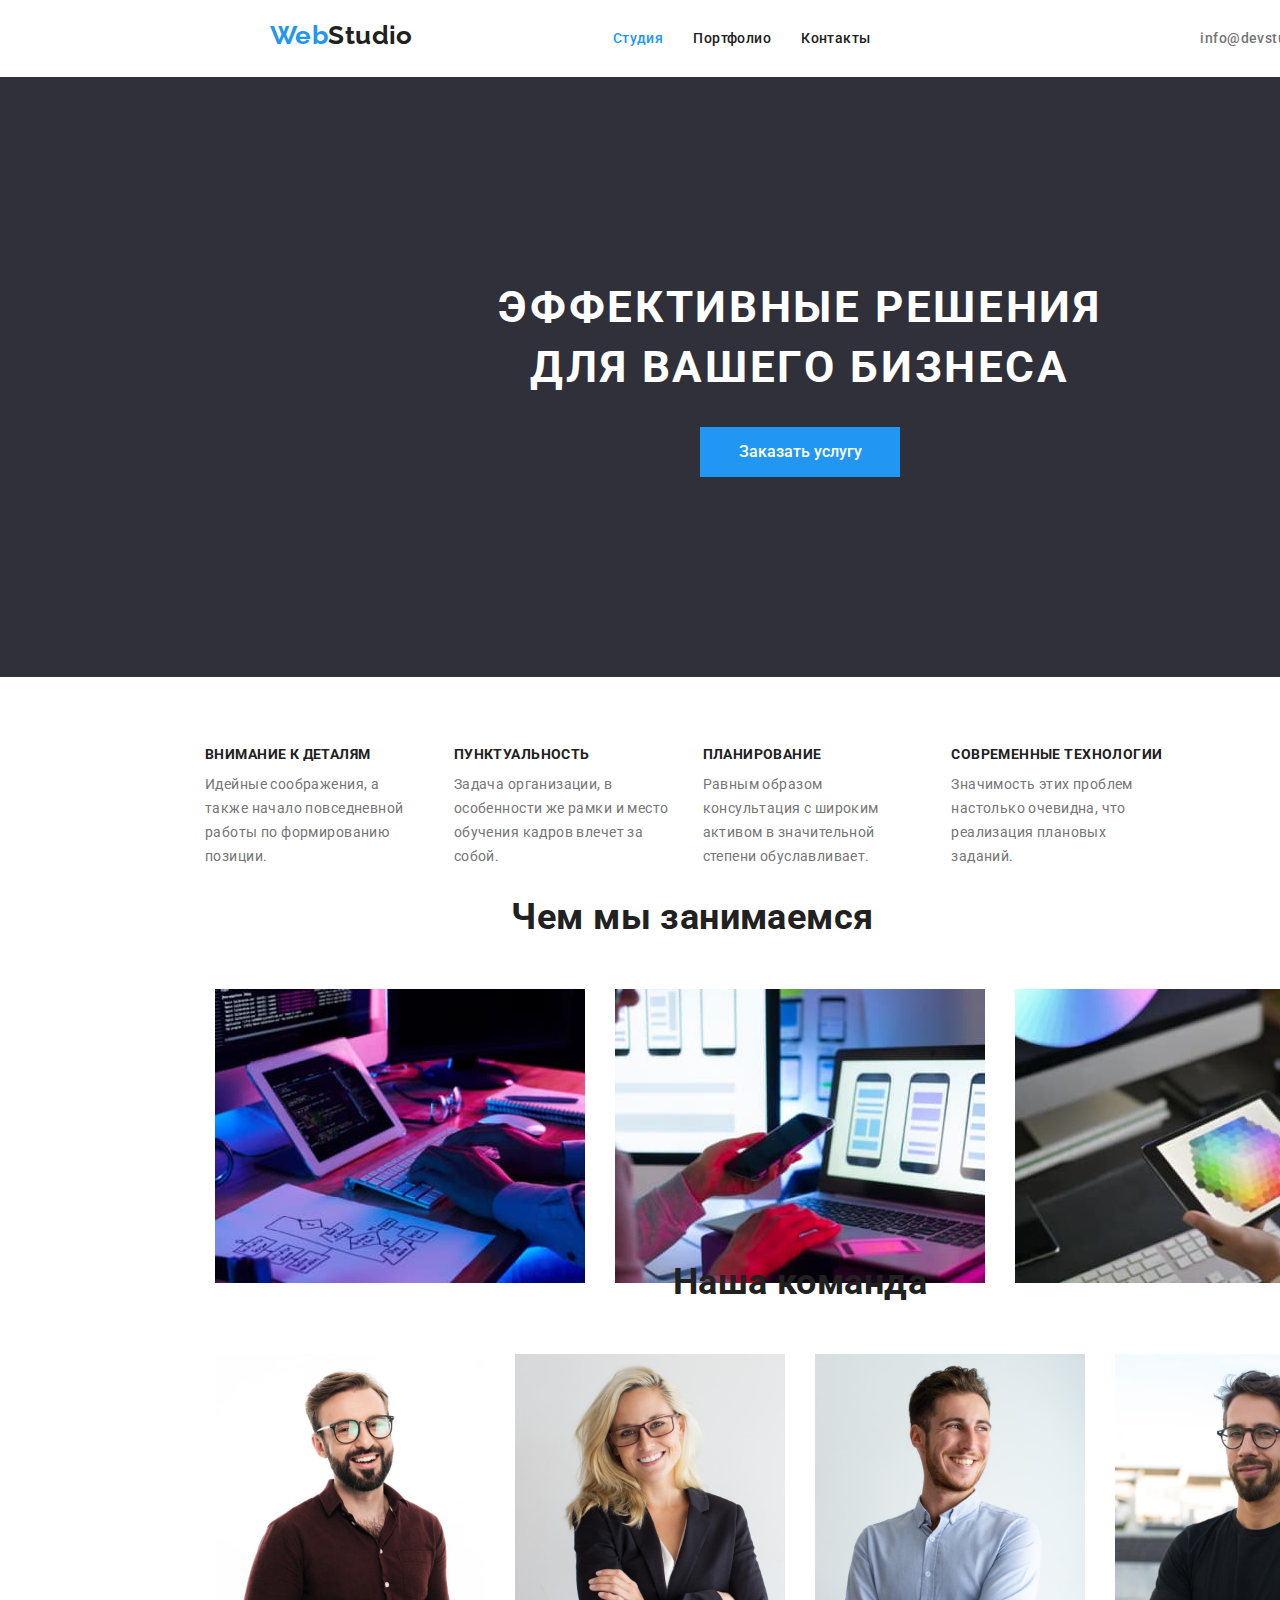
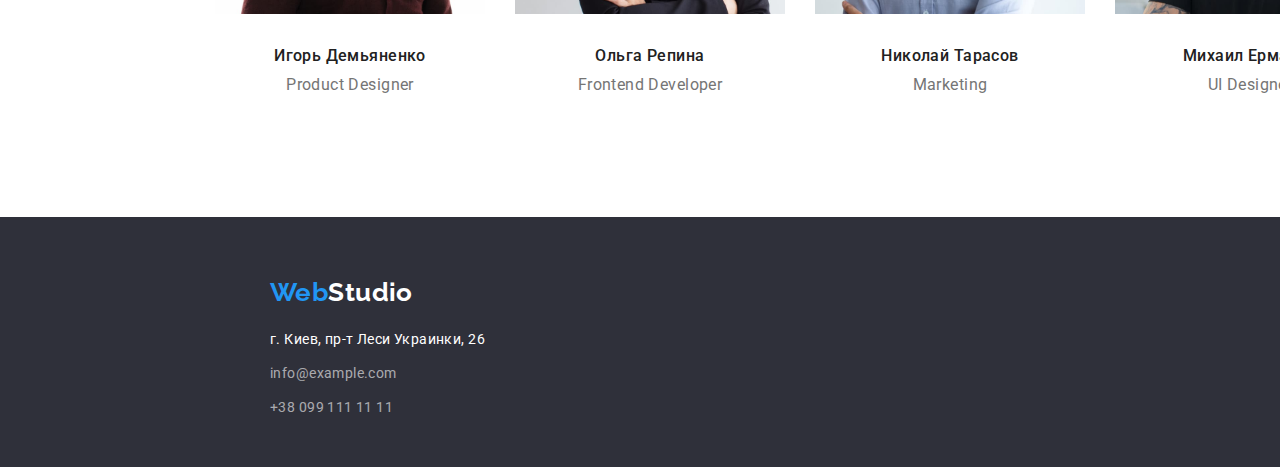
<file: index.html>
<!DOCTYPE html>
<html lang="en">
  <head>
    <meta charset="UTF-8" />
    <meta http-equiv="X-UA-Compatible" content="IE=edge" />
    <meta name="viewport" content="width=device-width, initial-scale=1.0" />
    <link href="styles/styles.css" rel="stylesheet" />
    <title>Studio</title>
    <link rel="preconnect" href="https://fonts.googleapis.com" />
    <link rel="preconnect" href="https://fonts.gstatic.com" crossorigin />
    <link
      href="https://fonts.googleapis.com/css2?family=Raleway:wght@700&family=Roboto:wght@400;500;700;900&display=swap"
      rel="stylesheet"
    />
  </head>
  <body>
    <header class="header">
     
        <a href=""class="logo-header" >Web<span class="logo-span">Studio</span></a>
        <nav class="header__nav">
          <ul class="nav__list">
           
              <li class="nav__item">
              <a href="./index.html" class="nav__link link-current"> Студия </a>
            </li>
         
            <li class="nav__item">
              <a href="./portfolio.html" class="nav__link"> Портфолио </a>
            </li>
            <li class="nav__item">
              <a href="" class="nav__link"> Контакты </a>
            </li>
          </ul>
        </nav>
        <ul class="contact__list">
          <li class="contact__item">
            <a href="mailto:info@devstudio.com" class="contact__link">info@devstudio.com </a>
          </li>
          <li class="contact__item">
            <a href="tel:+380961111111" class="contact__link">
              +38 096 111 11 11
            </a>
          </li>
        </ul>
     
    </header>
    <main>
      <section class="hero">
        
          <h1 class="hero-title">Эффективные решения для вашего бизнеса</h1>
          <button type="button" class="hero-button">Заказать услугу</button>
      
      </section>
      <section class="about">
       
         <h2 class="about-hidden">About
         </h2>
          <ul class="about__list">
            <li class="about__item">
              <h3 class="about__title">Внимание к деталям</h3>
              <p class="about__text">
                Идейные соображения, а также начало повседневной работы по
                формированию позиции.
              </p>
            </li>
            <li class="about__item">
              <h3 class="about__title">Пунктуальность</h3>
              <p class="about__text">
                Задача организации, в особенности же рамки и место обучения
                кадров влечет за собой.
              </p>
            </li>
            <li class="about__item">
              <h3 class="about__title">Планирование</h3>
              <p class="about__text">
                Равным образом консультация с широким активом в значительной
                степени обуславливает.
              </p>
            </li>
            <li class="about__item">
              <h3 class="about__title">Современные технологии</h3>
              <p class="about__text">
                Значимость этих проблем настолько очевидна, что реализация
                плановых заданий.
              </p>
            </li>
          </ul>
        
      </section>
      <section class="working">
  
          <h2 class="working__title">Чем мы занимаемся</h2>
          <ul class="working__list">
            <li class="working__item">
              <img
                src="./img/img(14).jpg"
                alt="keyboard and PC"
                width="370"
                class="working__images"
              />
            </li>
            <li class="working__item">
              <img
                src="./img/box2(1).jpg"
                alt="phone and notebook"
                width="370"
                class="working__images"
              />
            </li>
            <li class="working__item">
              <img
                src="./img/box3(2).jpg"
                alt="color selection on table PC"
                width="370"
                class="working__images"
              />
            </li>
          </ul>
       
      </section>
      <section class="teams">
       
          <h2 class="teams__title">Наша команда</h2>
          <ul class="teams__list">
            <li class="teams__item">
              <img
                src="./img/im(1).jpg"
                alt="igor demjanenko"
                width="270"
                class="teams__images"
              />
              <div class="item-tumb">
                <h3 class="teams__name">Игорь Демьяненко</h3>
                <p class="teams__text">Product Designer</p>
              </div>
            </li>
            <li class="teams__item">
              <img
                src="./img/img(2).jpg"
                alt="olga repina"
                width="270"
                class="teams__images"
              />
              <div class="item-tumb">
                <h3 class="teams__name">Ольга Репина</h3>
                <p class="teams__text">Frontend Developer</p>
              </div>
            </li>
            <li class="teams__item">
              <img
                src="./img/img(3).jpg"
                alt="nick tarasov"
                width="270"
                class="teams__images"
              />
              <div class="item-tumb">
                <h3 class="teams__name">Николай Тарасов</h3>
                <p class="teams__text">Marketing</p>
              </div>
            </li>
            <li class="teams__item">
              <img
                src="./img/img(4).jpg"
                alt="michail erpakov"
                width="270"
                class="teams__images"
              />
              <div class="item-tumb">
                <h3 class="teams__name">Михаил Ермаков</h3>
                <p class="teams__text">UI Designer</p>
              </div>
            </li>
          </ul>
        </div>
      </section>
    </main>
    <footer class="footer">
      
        <a href="" class="logo-headers"
          >Web<span class="logo-spans">Studio</span></a
        >
        <address class="footer__info">
          <ul class="footer__list">
            <li class="footer__item">
              <a class="footer-link-white" href="https://www.google.com/maps/d/viewer?mid=10uSM3H-mIU3GznYo2szRIEphczw&hl=en_US&ll=50.42732700000001%2C30.538092&z=17"
                >г. Киев, пр-т Леси Украинки, 26</a
              >
            </li>

            <li class="footer__item">
              <a class="footer__link" href="mailto:info@example.com"
                >info@example.com</a
              >
            </li>

            <li class="footer__item">
              <a class="footer__link" href="tel:+380991111111"
                >+38 099 111 11 11</a
              >
            </li>
          </ul>
        </address>
    </footer>
  </body>
</html>
</file>
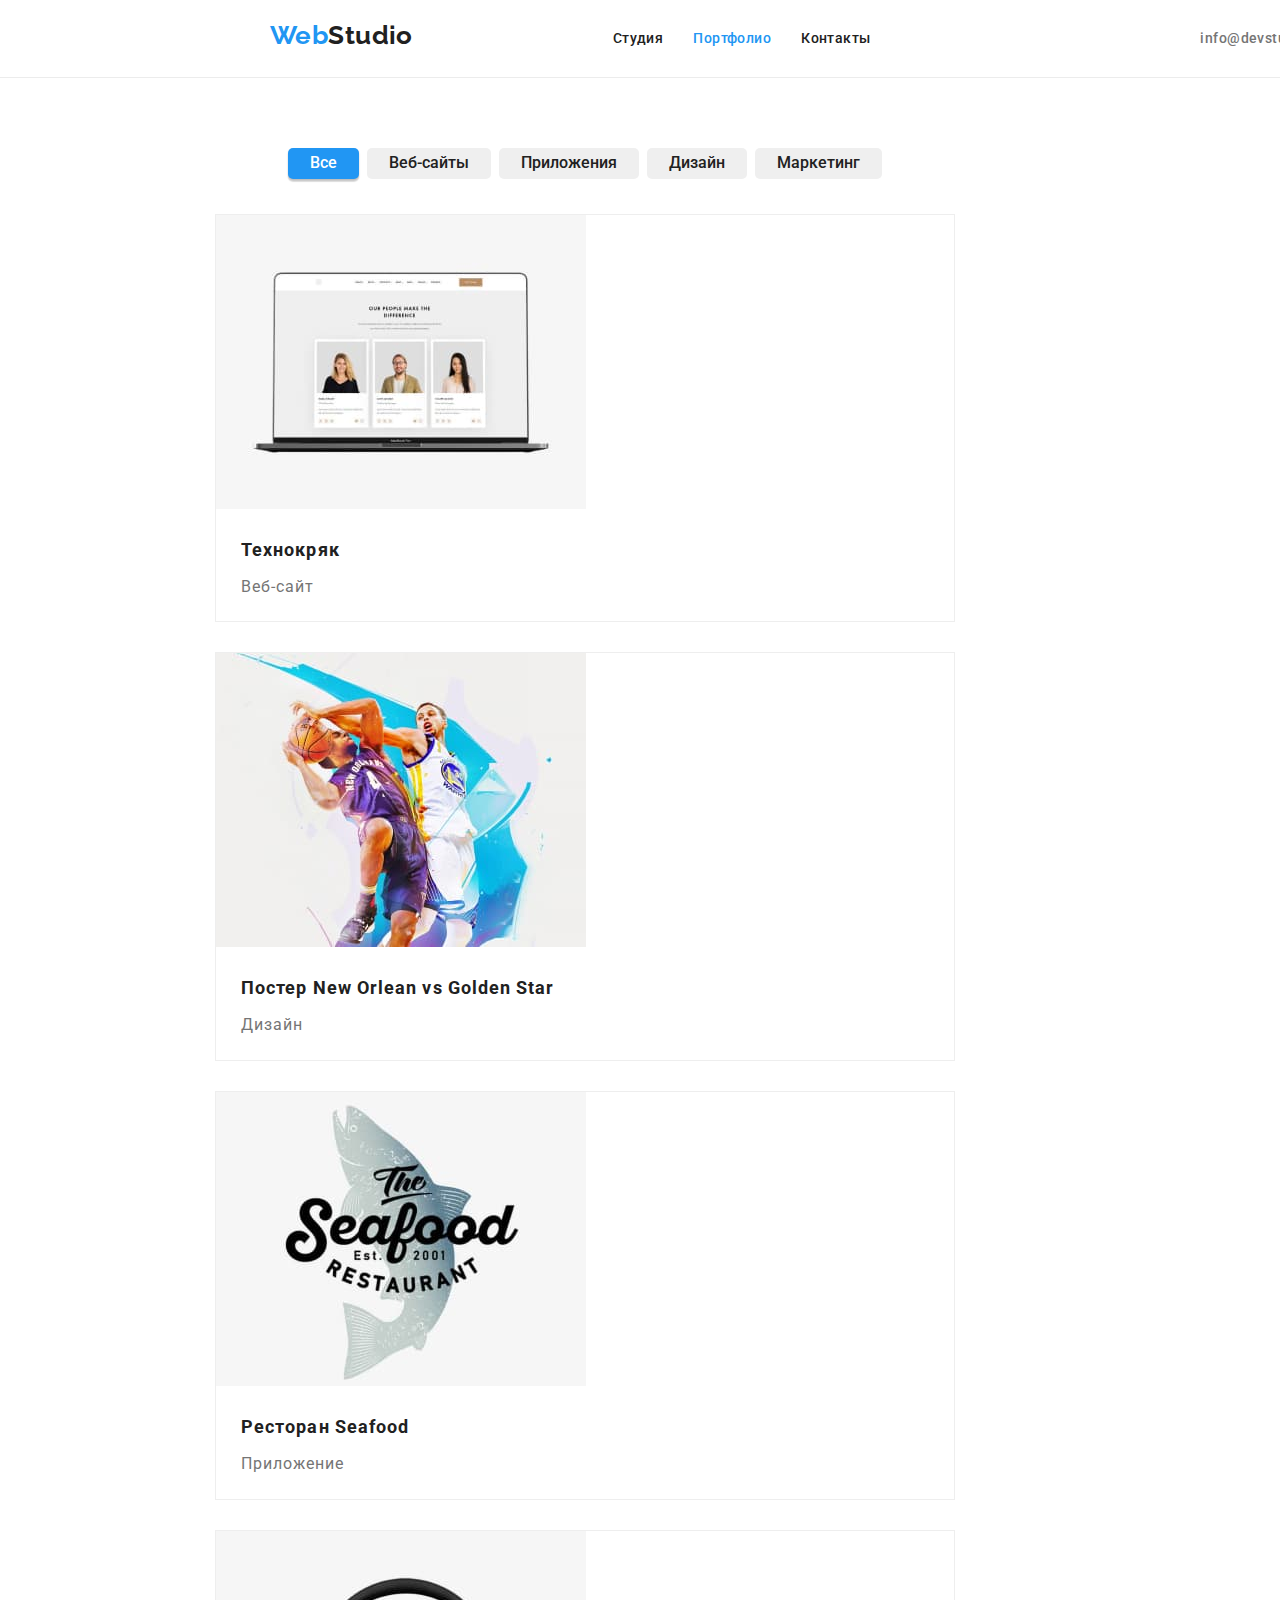
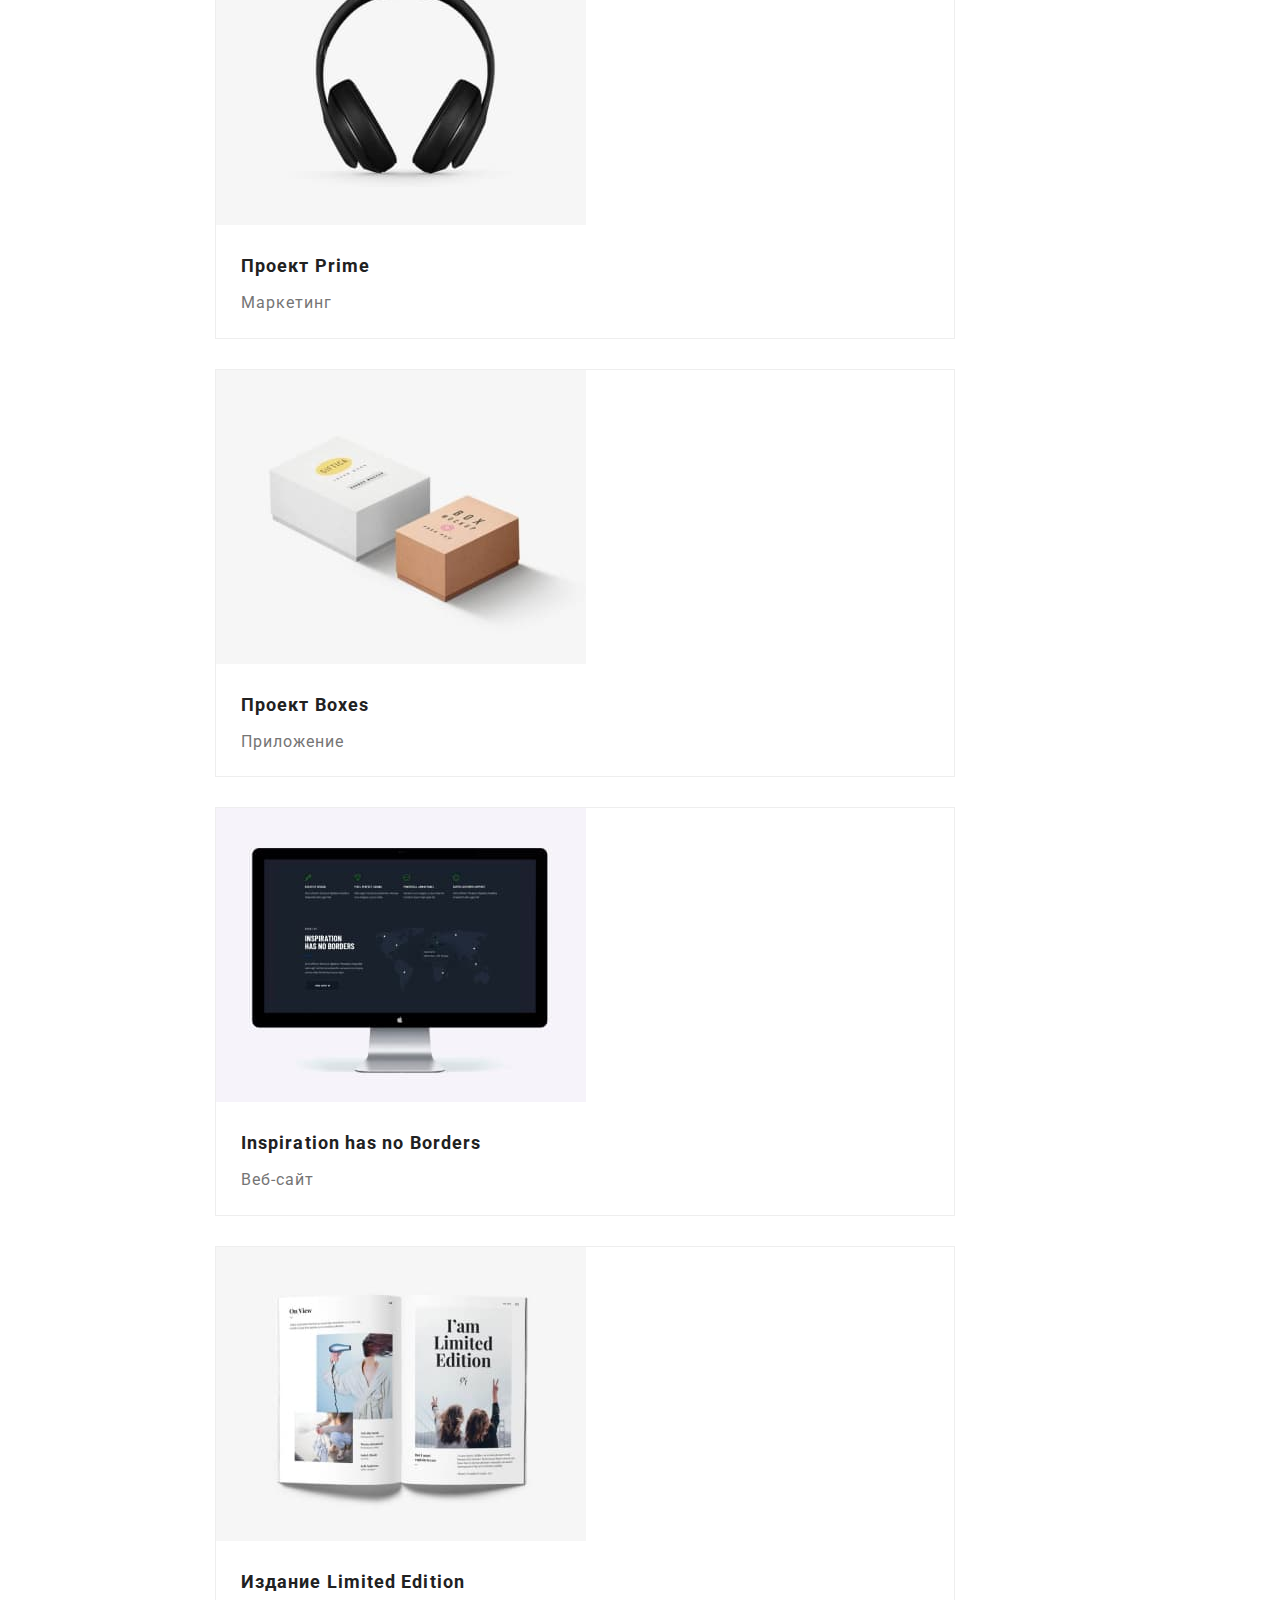
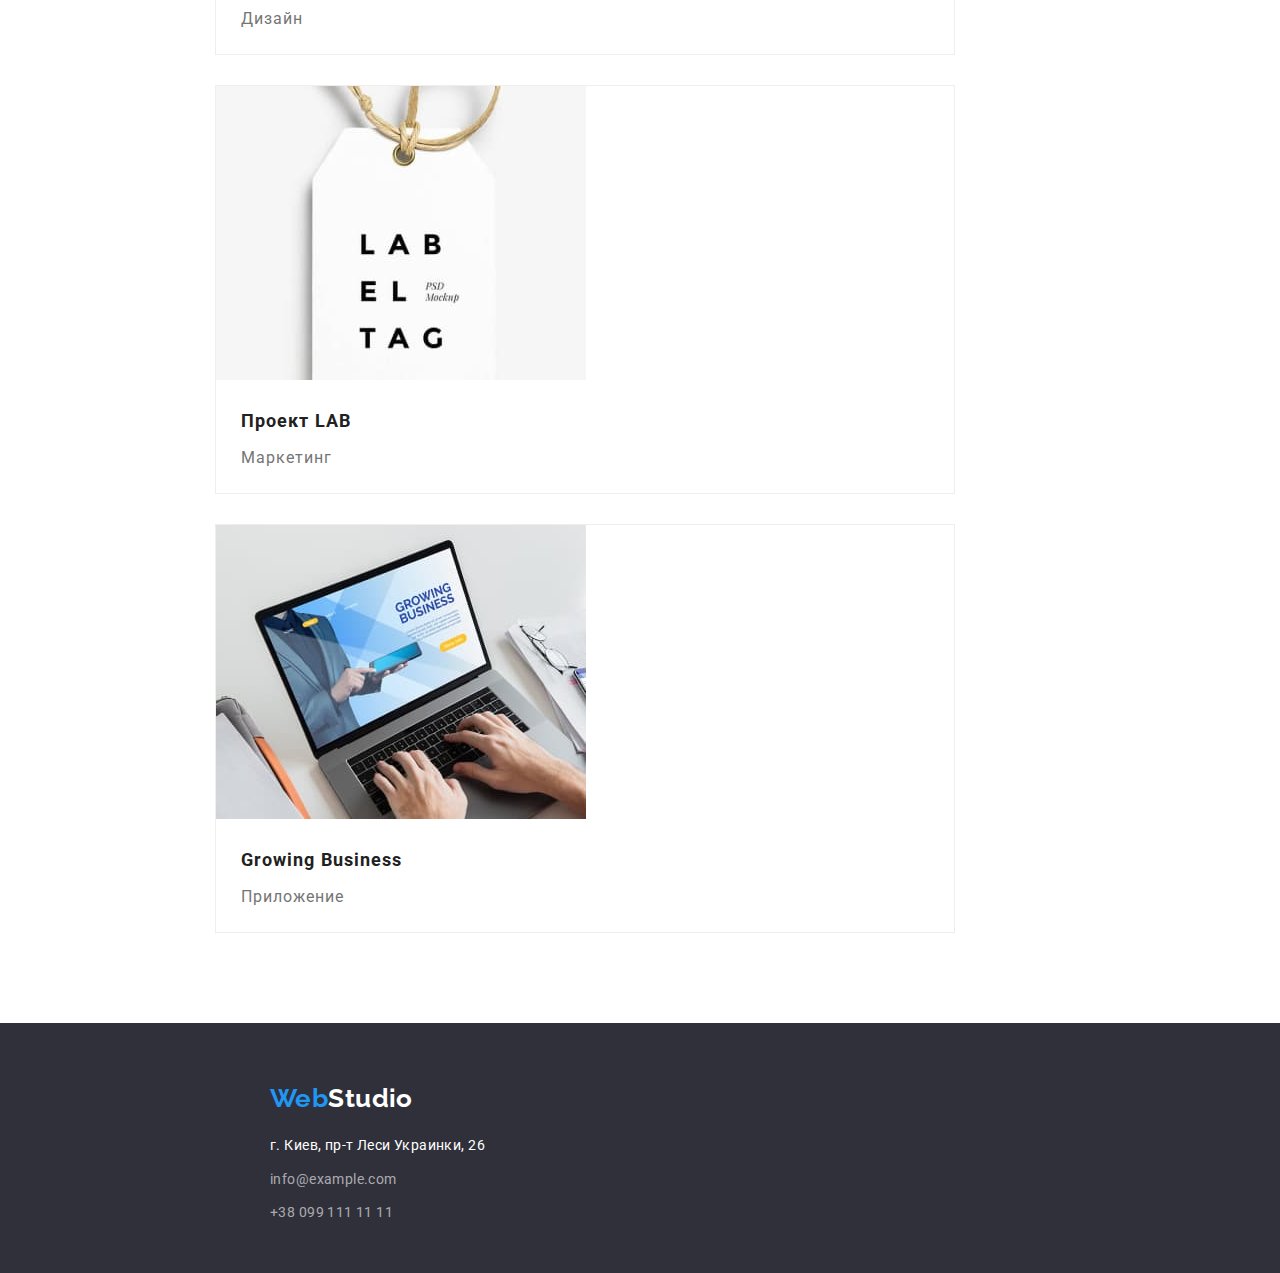
<file: portfolio.html>
<!DOCTYPE html>
<html lang="en">
  <head>
    <meta charset="UTF-8" />
    <meta http-equiv="X-UA-Compatible" content="IE=edge" />
    <meta name="viewport" content="width=device-width, initial-scale=1.0" />
   
    <title>Studio</title>
    <link rel="preconnect" href="https://fonts.googleapis.com" />
    <link rel="preconnect" href="https://fonts.gstatic.com" crossorigin />
    <link
      href="https://fonts.googleapis.com/css2?family=Raleway:wght@700&family=Roboto:wght@400;500;700;900&display=swap"
      rel="stylesheet"
          />
          <link href="./styles/styles.css" rel="stylesheet" />
  </head>
  <body>
    <header class="header header-porfolio">
     
        <a href=""class="logo-header" >Web<span class="logo-span">Studio</span></a>
        <nav class="header__nav">
          <ul class="nav__list">
           
              <li class="nav__item">
              <a href="./index.html" class="nav__link "> Студия </a>
            </li>
         
            <li class="nav__item">
              <a href="./portfolio.html" class="nav__link link-current"> Портфолио </a>
            </li>
            <li class="nav__item">
              <a href="" class="nav__link"> Контакты </a>
            </li>
          </ul>
        </nav>
        <ul class="contact__list">
          <li class="contact__item">
            <a href="meilto:info@devstudio.com" class="contact__link">info@devstudio.com </a>
          </li>
          <li class="contact__item">
            <a href="tel:+380961111111" class="contact__link">
              +38 096 111 11 11
            </a>
          </li>
        </ul>
     
    </header>
    <main>
        <section class="portfolio">
          <h1 class="section">section</h1>
            <ul class="portfolio-filter__list">
              <li class="portfolio-filter__item">
                <button type="button" class="portfolio-filter__button portfolio-filter__button--current">
                  Все
                </button>
              </li>
              <li class="portfolio-filter__item">
                <button type="button" class="portfolio-filter__button">
                  Веб-сайты
                </button>
              </li>
              <li class="portfolio-filter__item">
                <button type="button" class="portfolio-filter__button">
                  Приложения
                </button>
              </li>
              <li class="portfolio-filter__item">
                <button type="button" class="portfolio-filter__button">
                  Дизайн
                </button>
              </li>
              <li class="portfolio-filter__item">
                <button type="button" class="portfolio-filter__button">
                  Маркетинг
                </button>
              </li>
            </ul>
  
            <ul class="portfolio-examples__list">
              <li class="portfolio-examples__item">
                <a href="" class="portfolio-examples__link">
                  <img
                    src="img/img(7).jpg"
                    alt="technokriack"
                    class="portfolio-examples__img"
                    width="370"
                  />
                  <div class="portfolio-examples__box">
                    <h2 class="portfolio-examples__title">Технокряк</h2>
                    <p class="portfolio-examples__text">Веб-сайт</p>
                  </div>
                </a>
              </li>
              <li class="portfolio-examples__item">
                <a href="" class="portfolio-examples__link">
                  <img
                    src="img/img(6).jpg"
                    alt="New Orlean vs Golden Star"
                    width="370"
                    class="portfolio-examples__img"
                  />
                  <div class="portfolio-examples__box">
                    <h2 class="portfolio-examples__title">
                      Постер New Orlean vs Golden Star
                    </h2>
                    <p class="portfolio-examples__text">Дизайн</p>
                  </div>
                </a>
              </li>
              <li class="portfolio-examples__item">
                <a href="" class="portfolio-examples__link">
                  <img
                    src="img/img(5).jpg"
                    alt="seafood"
                    width="370"
                    class="portfolio-examples__img"
                  />
                  <div class="portfolio-examples__box">
                    <h2 class="portfolio-examples__title">Ресторан Seafood</h2>
                    <p class="portfolio-examples__text">Приложение</p>
                  </div>
                </a>
              </li>
              
              <li class="portfolio-examples__item">
                <a href="" class="portfolio-examples__link">
                  <img
                    src="img/img(8).jpg"
                    alt="project-prime"
                    width="370"
                    class="portfolio-examples__img"
                  />
                  <div class="portfolio-examples__box">
                    <h2 class="portfolio-examples__title">Проект Prime</h2>
                    <p class="portfolio-examples__text">Маркетинг</p>
                  </div>
                </a>
              </li>
              <li class="portfolio-examples__item">
                <a href="" class="portfolio-examples__link">
                  <img
                    src="img/img(9).jpg"
                    alt="project-boxes"
                    width="370"
                    class="portfolio-examples__img"
                  />
                  <div class="portfolio-examples__box">
                    <h2 class="portfolio-examples__title">Проект Boxes</h2>
                    <p class="portfolio-examples__text">Приложение</p>
                  </div>
                </a>
              </li>
              <li class="portfolio-examples__item">
                <a href="" class="portfolio-examples__link">
                  <img
                    src="img/img(10).jpg"
                    
                    alt="Inspiration has no Borders"
                    width="370"
                    class="portfolio-examples__img"
                  />
                  <div class="portfolio-examples__box">
                    <h2 class="portfolio-examples__title">
                      Inspiration has no Borders
                    </h2>
                    <p class="portfolio-examples__text">Веб-сайт</p>
                  </div>
                </a>
              </li>
              <li class="portfolio-examples__item">
                <a href="" class="portfolio-examples__link">
                  <img
                    src="img/img(11).jpg"
                  
                    alt="book Limited Edition"
                    width="370"
                    class="portfolio-examples__img"
                  />
                  <div class="portfolio-examples__box">
                    <h2 class="portfolio-examples__title">
                      Издание Limited Edition
                    </h2>
                    <p class="portfolio-examples__text">Дизайн</p>
                  </div>
                </a>
              </li>
              <li class="portfolio-examples__item">
                <a href="" class="portfolio-examples__link">
                  <img
                    src="img/img(12).jpg"
                    alt="project-lab"
                    width="370"
                    class="portfolio-examples__img"
                  />
                  <div class="portfolio-examples__box">
                    <h2 class="portfolio-examples__title">Проект LAB</h2>
                    <p class="portfolio-examples__text">Маркетинг</p>
                  </div>
                </a>
              </li>
              <li class="portfolio-examples__item">
                <a href="" class="portfolio-examples__link">
                  <img
                    src="img/img(13).jpg"
                    alt="Growing Business"
                    width="370"
                    class="portfolio-examples__img"
                  />
                  <div class="portfolio-examples__box">
                    <h2 class="portfolio-examples__title">Growing Business</h2>
                    <p class="portfolio-examples__text">Приложение</p>
                    </div>
                </a>
              </li>
            </ul>
          
        </section>
      </main>
      <footer class="footer">
      
        <a href="" class="logo-headers"
          >Web<span class="logo-spans">Studio</span></a
        >
        <address class="footer__info">
          <ul class="footer__list">
            <li class="footer__item">
              <a class="footer-link-white" href="https://www.google.com/maps/d/viewer?mid=10uSM3H-mIU3GznYo2szRIEphczw&hl=en_US&ll=50.42732700000001%2C30.538092&z=17">
                г. Киев, пр-т Леси Украинки, 26</a
              >
            </li>

            <li class="footer__item">
              <a class="footer__link" href="mailto:info@example.com"
                >info@example.com</a
              >
            </li>

            <li class="footer__item">
              <a class="footer__link" href="tel:+380991111111"
                >+38 099 111 11 11</a
              >
            </li>
          </ul>
          </address>
    </footer>
  </body>
</html>
</file>
<file: styles/styles.css>
body {
  font-family: Roboto, sans-serif; 
  font-size: 14px;
  letter-spacing: 0.03em;
  background-color: var(--white-text);
  color: var(--black-text);
}
:root {
  --blu-text: #2196f3;
  --black-text: #212121;
  --white-text: #ffffff;
  --grey-text: #757575;
  --dark-grey:#2f303a;
  --white-color:#f5f4fa;
}
* {
  box-sizing: border-box;
  margin: 0;
  padding: 0;
}
ul li {
  list-style-type: none;
}
a {
  text-decoration: none;
}
.header {
  display: flex;
  width: 1600px;
  background-color: var(--white-text);
}
.header-porfolio {
  border-bottom: 1px solid #ececec;
}
.logo-header {
  font-family: "Raleway";
  font-style: normal;
  font-weight: 700;
  font-size: 26px;
  line-height: 1.19;
  color: var(--blu-text);
  margin-left: 270px;
  margin-top: 20px;
  margin-right: 100px;
  margin-bottom: 20px;
  text-decoration: none;
}
.logo-span {
  color: var(--black-text);
}
.nav__list {
  display: flex;
  margin-left: 100px;
  margin-top: 30px;
  margin-bottom: 30px;
}
.contact__list {
  display: flex;
  margin-left: 300px;
  margin-top: 30px;
  margin-bottom: 30px;
}

.nav__item {
  margin-right: 30px;
}
.contact__item {
  margin-right: 50px;
}
.nav__link {
  font-style: normal;
  font-weight: 500;
  font-size: 14px;
  line-height: 1.14;
  color: var(--black-text);
}

.nav__link:hover,
.nav__link:focus,
.nav__link:active {
color: var(--blu-text);
}
.link-current {
  color: var(--blu-text); 
}
.contact__link {  
  font-weight: 500;
  font-size: 14px;
  line-height: 1.14;
  color: var(--grey-text);
 
}
.contact__link:hover,
.contact__link:focus,
.contact__link:active {
color: var(--blu-text);
}

.hero {
  height: 600px;
  width: 1600px;
  background-color: var(--dark-grey);
}
.hero-title {  
  font-size: 44px;
  line-height: 60px;
  text-align: center;
  color: var(--white-text);
  padding-top: 200px;
  padding-right: 450px;
  padding-left: 450px;
  letter-spacing: 0.06em;
  text-transform: uppercase;
}
.hero-button {
  font-family: inherit;
font-weight: 500;
  width: 200px;
  height: 50px;
  background-color: var(--blu-text);
  color: var(--white-text);
  margin-left: 700px;
  margin-top: 30px; 
Font-size: 16px;
Line-height: 1.18;;
border: none;
cursor: pointer;
}
.about {
  padding-top: 70px;
  padding-left: 175px;
  width: 1170px;
  height: 100px;
}
.about-hidden{
  display: none;
}
.about__list {
  display: flex;
}
.about__item {
  width: 270px;
  height: 100px;
  margin-left: 30px;
}
.about__title {
  text-transform: uppercase;
  font-size: 14px;
  line-height: 1.14;
  text-align: left;
  vertical-align: Top;
}
.about__text {
  padding-top: 10px;
  font-size: 14px;
  line-height: 1.71;
  color: var(--grey-text);
}
.working {
  width: 1170px;
  height: 390px;
  padding-left: 215px;
  padding-top: 120px;
}
.working__title {
  font-size: 36px;
  line-height: 1.16;
  text-align: center;
}
.working__list {
  display: flex;
}
.working__item {
  margin-top: 50px;
  padding-right: 30px;
}
.teams {
  width: 1600px;
  height: 650px;
  background-color:var(-white-color);
}
.teams__title {
  padding-top: 95px;
  padding-bottom: 50px;
  font-size: 36px;
  line-height: 1.16;
  text-align: center;
  color: var(--black-text);
}
.teams__list {
  display: flex;
  width: 1170px;
  height: 370px;
  padding-left: 215px;
}
.teams__item {
  width: 270px;
  height: 370px;
  background-color: var(--white-text);
  margin-right: 30px;
}
.teams__name {
 font-weight: 500;
  font-style: Medium;
  font-size: 16px;
  line-height: 1.18;
  text-align: center;
  color: var(--black-text);
  margin-top: 30px;
}
.teams__text {  
  font-size: 16px;
  line-height: 1.18;
  text-align: center;
  color: var(--grey-text);
  margin-top: 10px;
}
.footer {
  width: 1600px;
  height: 250px;
  background-color: var(--dark-grey);
  padding-top: 60px;
}
.footer__item {
  font-style: normal;
}
.logo-headers {  
  Font-family: Raleway;
  Font-style: Bold;
  Font-size: 26px;
  Line-height: 1.19;
  font-weight: 700;
  color: var(--blu-text);
  margin-left: 270px;
  text-decoration: none;
 
}
.logo-spans {
  color: var(--white-text);
}

.footer__info {
  margin-left: 270px;
  margin-top: 20px;
  margin-right: 100px;
  margin-bottom: 20px;
  text-decoration: none;
}
.footer__list {   
  font-size: 14px;
  line-height: 1.71;
 
}
.footer-link-white {
  color: var(--white-text);
}
.footer__item {  
  font-size: 14px;
  line-height: 1.71;
  margin-top: 10px;
  
}
.footer__item:first-child {
  margin-top: 0px;
}
.footer__link {
  text-decoration: none;
  color: rgba(255, 255, 255, 0.6);
}
.footer__link:hover,
.footer__link:focus,
.footer__link:active {
color: var(--blu-text);
}
.portfolio-filter__list {
  display: flex;
  justify-content: center;
}

.portfolio-filter__button {
  Font-family: Roboto;
  font-weight: 500;
  margin-bottom: 35px;
  padding: 6px 22px;
  background-color:var(-white-color);
  color: var(--black-text);
  border-radius: 5px;
  border: none;
Font-size: 16px;
Line-height:1.16;
text-align: center;
Vertical-align: Top;

}
.portfolio-filter__button:hover,
.portfolio-filter__button:focus,
.portfolio-filter__button:active {
  box-shadow: 0px 3px 1px rgba(0, 0, 0, 0.1), 0px 1px 2px rgba(0, 0, 0, 0.08),
    0px 2px 2px rgba(0, 0, 0, 0.12);
  color: var(--white-text);
  background-color: var(--blu-text);
}
.portfolio-filter__button--current {
  box-shadow: 0px 3px 1px rgba(0, 0, 0, 0.1), 0px 1px 2px rgba(0, 0, 0, 0.08),
    0px 2px 2px rgba(0, 0, 0, 0.12);
  color: var(--white-text);
  background-color: var(--blu-text);
}

.portfolio-filter__item:not(:first-child) {
  margin-left: 8px;
}
.portfolio {
  width: 1170px;
  padding-top: 70px;
  padding-left: 215px;
  padding-right: 215px;
  padding-bottom: 90px;
}

.portfolio-examples__list {
  display: flex;
  flex-wrap: wrap;
  margin-left: -30px;
  margin-top: -30px;
}
.portfolio-examples__item {
  flex-grow: 1;
  flex-basis: calc(100% / 3 - 30px);
  margin-left: 30px;
  margin-top: 30px;
  box-sizing: border-box;
  border: 1px solid rgba(238, 238, 238, 1);
  width: 370px;
}
.portfolio-examples__title {  
  letter-spacing: 0.06em;
  font-size: 18px;
  line-height: 2;
  color: var(--black-text);
  margin-top: 20px;
  margin-left: 25px;
}
.portfolio-examples__text {
  font-size: 16px;
  line-height: 1.8;
  color: var(--grey-text);
  margin-top: 5px;
  margin-bottom: 20px;
  margin-left: 25px;
  letter-spacing: 0.06em;
}
.section {
  display: none;
}
</file>
